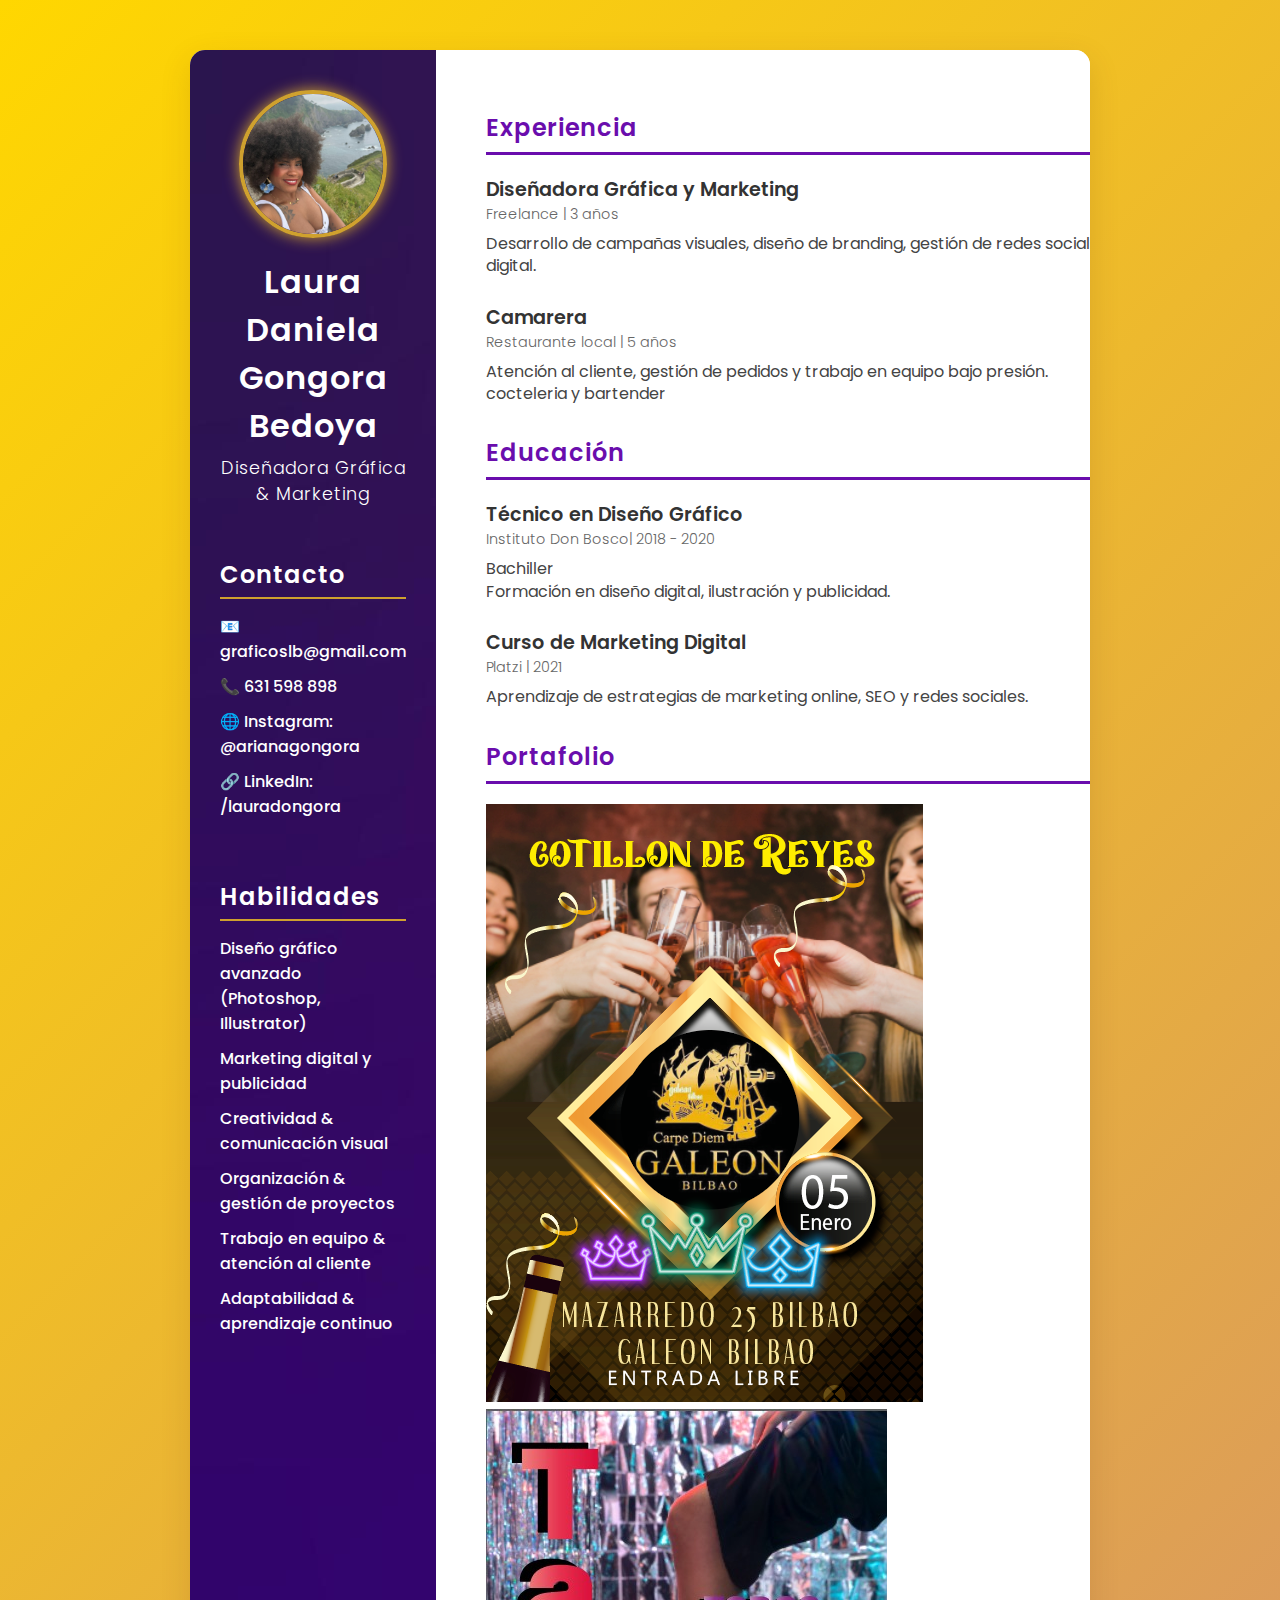
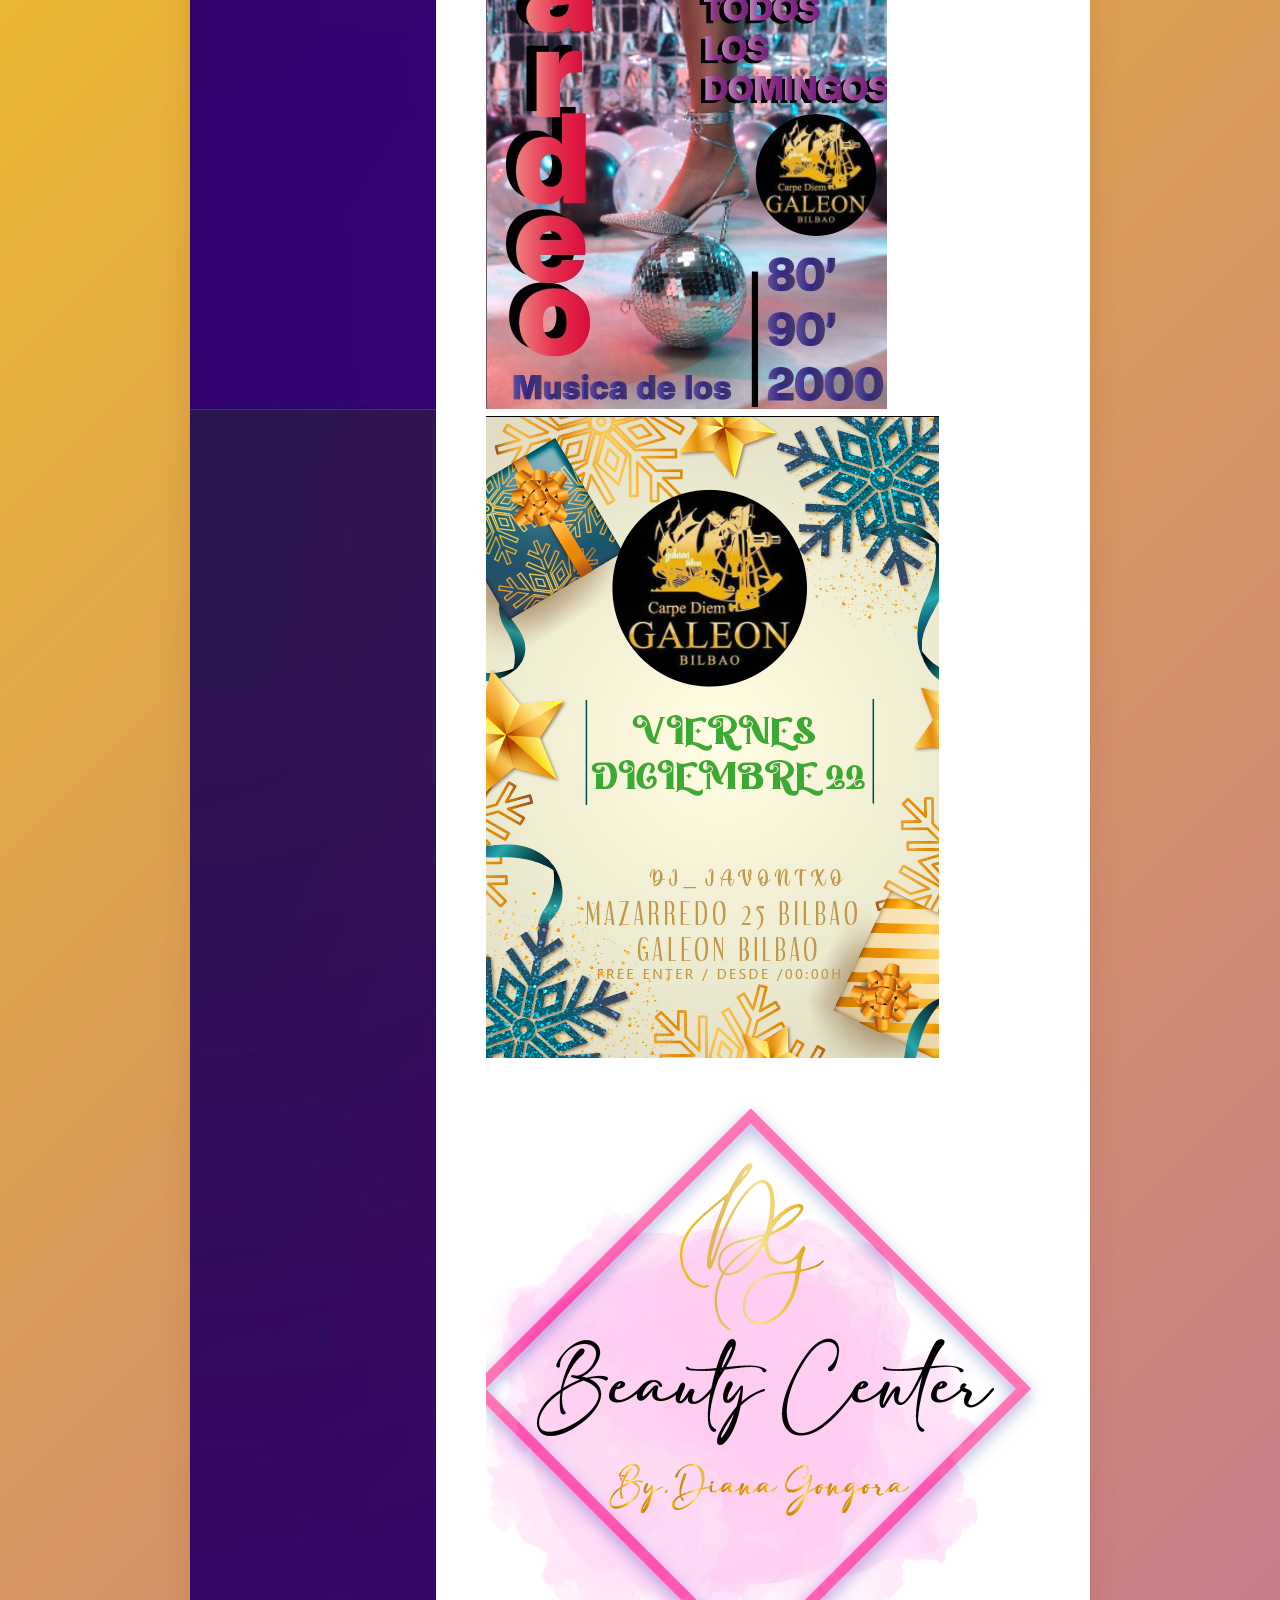
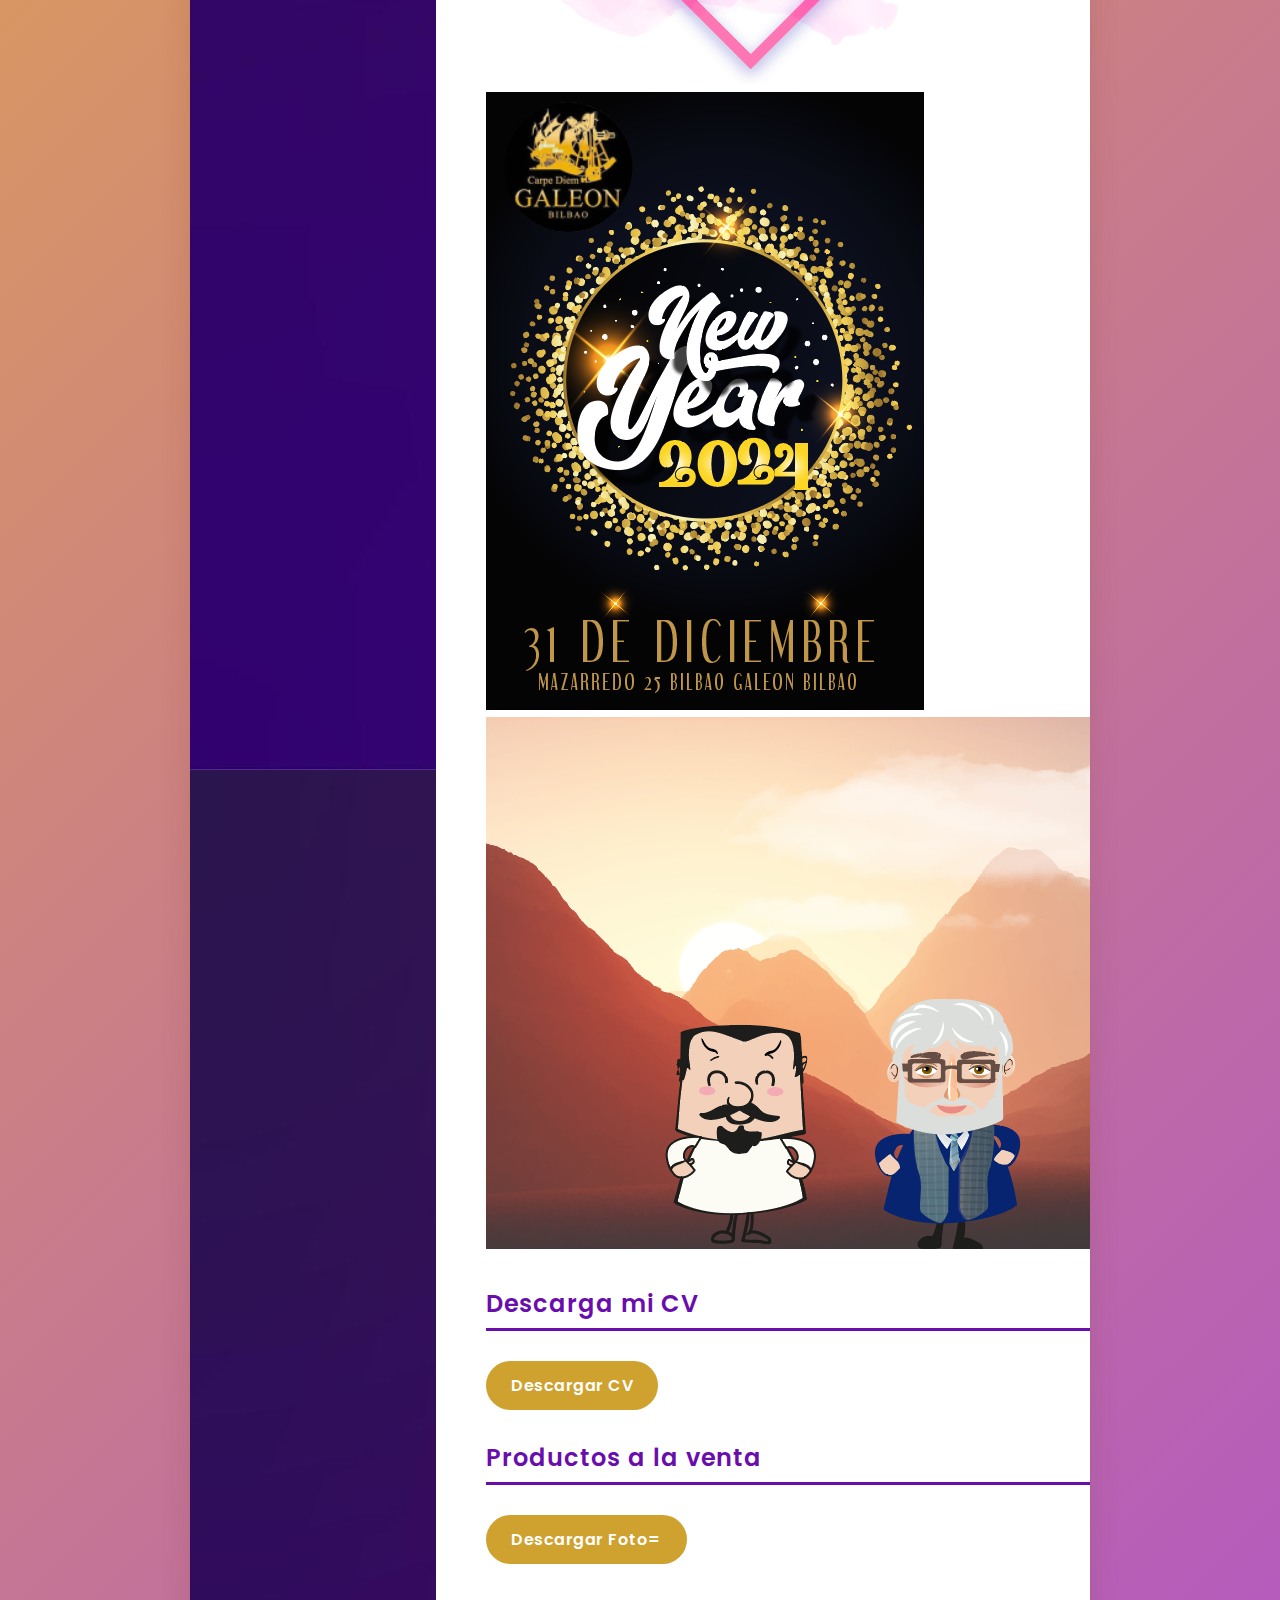
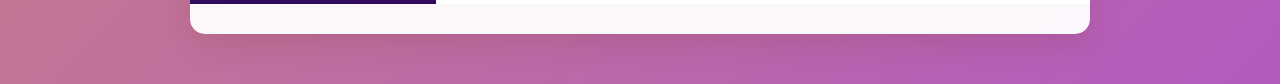
<file: index.html>
<!DOCTYPE html>
<html lang="es">
<head>
  <meta charset="UTF-8" />
  <title>Currículum Laura Daniela Gongora Bedoya</title>
  <style>
    @import url('https://fonts.googleapis.com/css2?family=Poppins:wght@300;600&display=swap');

    @keyframes gradientBG {
  0% {
    background-position: 0% 50%;
  }
  50% {
    background-position: 100% 50%;
  }
  100% {
    background-position: 0% 50%;
  }
}body {

      margin: 0;
  font-family: 'Poppins', sans-serif;
  color: #333;
  background: linear-gradient(-45deg, #6a0dad, #cfa12e, #9b30ff, #ffd700);
  background-size: 400% 400%;
  animation: gradientBG 15s ease infinite;
  position: relative;


      
    }

    .container {
      max-width: 900px;
      margin: 50px auto;
      background: rgba(255, 255, 255, 0.95);
      display: grid;
      grid-template-columns: 1fr 2fr;
      border-radius: 15px;
      box-shadow: 0 10px 30px rgba(102, 51, 0, 0.15);
      overflow: hidden;
      padding-bottom: 30px;
    }

    :root {
      --violeta: #6a0dad;
      --dorado: #cfa12e;
    }

    .left {
      background: var(--violeta) url(fondo.jpg);
      color: white;
      padding: 40px 30px;
      display: flex;
      flex-direction: column;
      align-items: center;
    }

    .left img {
      width: 140px;
      height: 140px;
      border-radius: 50%;
      object-fit: cover;
      border: 4px solid var(--dorado);
      margin-bottom: 20px;
      box-shadow: 0 0 15px var(--dorado);
    }

    .left h1 {
      margin: 0 0 5px 0;
      font-weight: 600;
      font-size: 2rem;
      letter-spacing: 1px;
      text-align: center;
    }

    .left p {
      margin: 0 0 30px 0;
      font-weight: 300;
      font-size: 1.1rem;
      letter-spacing: 1px;
      text-align: center;
    }

    .section {
      width: 100%;
      margin-bottom: 30px;
    }

    .section h2 {
      font-weight: 600;
      margin-bottom: 15px;
      border-bottom: 2px solid var(--dorado);
      padding-bottom: 5px;
      letter-spacing: 1px;
    }

    .skills-list, .contact-list {
      list-style: none;
      padding: 0;
      margin: 0;
    }

    .skills-list li, .contact-list li {
      margin-bottom: 10px;
      font-weight: 500;
    }

    .right {
      padding: 40px 40px 40px 50px;
      background: white;
    }

    .right h2 {
      font-weight: 600;
      color: var(--violeta);
      border-bottom: 3px solid var(--violeta);
      padding-bottom: 7px;
      margin-bottom: 20px;
      letter-spacing: 1px;
    }

    .job, .education {
      margin-bottom: 25px;
    }

    .job h3, .education h3 {
      margin: 0;
      font-weight: 600;
      font-size: 1.2rem;
    }

    .job span, .education span {
      font-weight: 300;
      font-size: 0.9rem;
      color: #666;
      display: block;
      margin-bottom: 8px;
    }

    .job p, .education p {
      margin: 0;
      font-weight: 400;
      line-height: 1.4;
      color: #444;
    }

    .portfolio-images {
      display: flex;
      gap: 15px;
      flex-wrap: wrap;
    }

    .portfolio-images img {
      width: 100px;
      height: 100px;
      border-radius: 10px;
      object-fit: cover;
      box-shadow: 0 4px 10px var(--dorado);
      cursor: pointer;
      transition: transform 0.2s ease;
    }

    .portfolio-images img:hover {
      transform: scale(1.1);
      box-shadow: 0 6px 15px var(--dorado);
    }

    .btn-download {
      display: inline-block;
      padding: 12px 25px;
      background: var(--dorado);
      color: white;
      font-weight: 600;
      border-radius: 30px;
      text-decoration: none;
      transition: background 0.3s ease;
      letter-spacing: 0.5px;
      margin-top: 10px;
    }

    .btn-download:hover {
      background: #b5921e;
    }

    @media(max-width: 700px) {
      .container {
        grid-template-columns: 1fr;
      }

      .right {
        padding: 30px;
      }

      .left {
        flex-direction: row;
        padding: 20px 30px;
        justify-content: flex-start;
        gap: 20px;
      }

      .left img {
        width: 100px;
        height: 100px;
      }

      .left h1 {
        font-size: 1.6rem;
      }
    }
  </style>
</head>
<body>

<div class="container">
  <div class="left">
    <img src="Laura Foto.jpg" alt="Laura Daniela Gongora Bedoya" />
    <h1>Laura Daniela<br>Gongora Bedoya</h1>
    <p>Diseñadora Gráfica & Marketing</p>

    <div class="section">
      <h2>Contacto</h2>
      <ul class="contact-list">
        <li>📧 graficoslb@gmail.com</li>
        <li>📞 631 598 898</li>
        <li>🌐 Instagram: @arianagongora</li>
        <li>🔗 LinkedIn: /lauradongora</li>
      </ul>
    </div>

    <div class="section">
      <h2>Habilidades</h2>
      <ul class="skills-list">
        <li>Diseño gráfico avanzado (Photoshop, Illustrator)</li>
        <li>Marketing digital y publicidad</li>
        <li>Creatividad & comunicación visual</li>
        <li>Organización & gestión de proyectos</li>
        <li>Trabajo en equipo & atención al cliente</li>
        <li>Adaptabilidad & aprendizaje continuo</li>
      </ul>
    </div>
  </div>

  <div class="right">
    <section class="section">
      <h2>Experiencia</h2>
      <div class="job">
        <h3>Diseñadora Gráfica y Marketing</h3>
        <span>Freelance | 3 años</span>
        <p>Desarrollo de campañas visuales, 
          diseño de branding,
           gestión de redes 
           sociales
           y publicidad digital.</p>
      </div>
      <div class="job">
        <h3>Camarera</h3>
        <span>Restaurante local | 5 años</span>
        <p>Atención al cliente, gestión de pedidos y trabajo en equipo bajo presión.</p>
        <p>cocteleria y bartender</p>
      </div>
    </section>

    <section class="section">
      <h2>Educación</h2>
      <div class="education">
        <h3>Técnico en Diseño Gráfico</h3>
        <span>Instituto Don Bosco| 2018 - 2020</span>
        <p> Bachiller </p>
        <p>Formación en diseño digital, ilustración y publicidad.</p>
      </div>
      <div class="education">
        <h3>Curso de Marketing Digital</h3>
        <span>Platzi | 2021</span>
        <p>Aprendizaje de estrategias de marketing online,
           SEO y redes sociales.</p>
    </section>

    <section class="section">
      <h2>Portafolio</h2>
      <div class="PROYECTO-30-DE JUNIO">
        <img src="Proyecto 1 jpg.png" alt="Proyecto 1" />
        <img src="Proyecto 2 jpg.jpg" alt="Proyecto 2" />
        <img src="Proyecto 3.png" alt="Proyecto 3" />
        <img src="Proyecto 4.png" alt="Proyecto 4" />
        <img src="Proyecto 5.png" alt="Proyecto 5" />
        <img src="Proyecto 6.png" alt="Proyecto 6" />
      </div>
    </section>

    <section class="section">
      <h2>Descarga mi CV</h2>
      <a href="LauraCV.pdf" download class="btn-download">Descargar CV</a>
    </section>
    <h2>Productos a la venta</h2>
    <a href="Proyecto 6.png" download class="btn-download">Descargar Foto=</a>           
  </div>
</div>

</body>
</html>
</file>
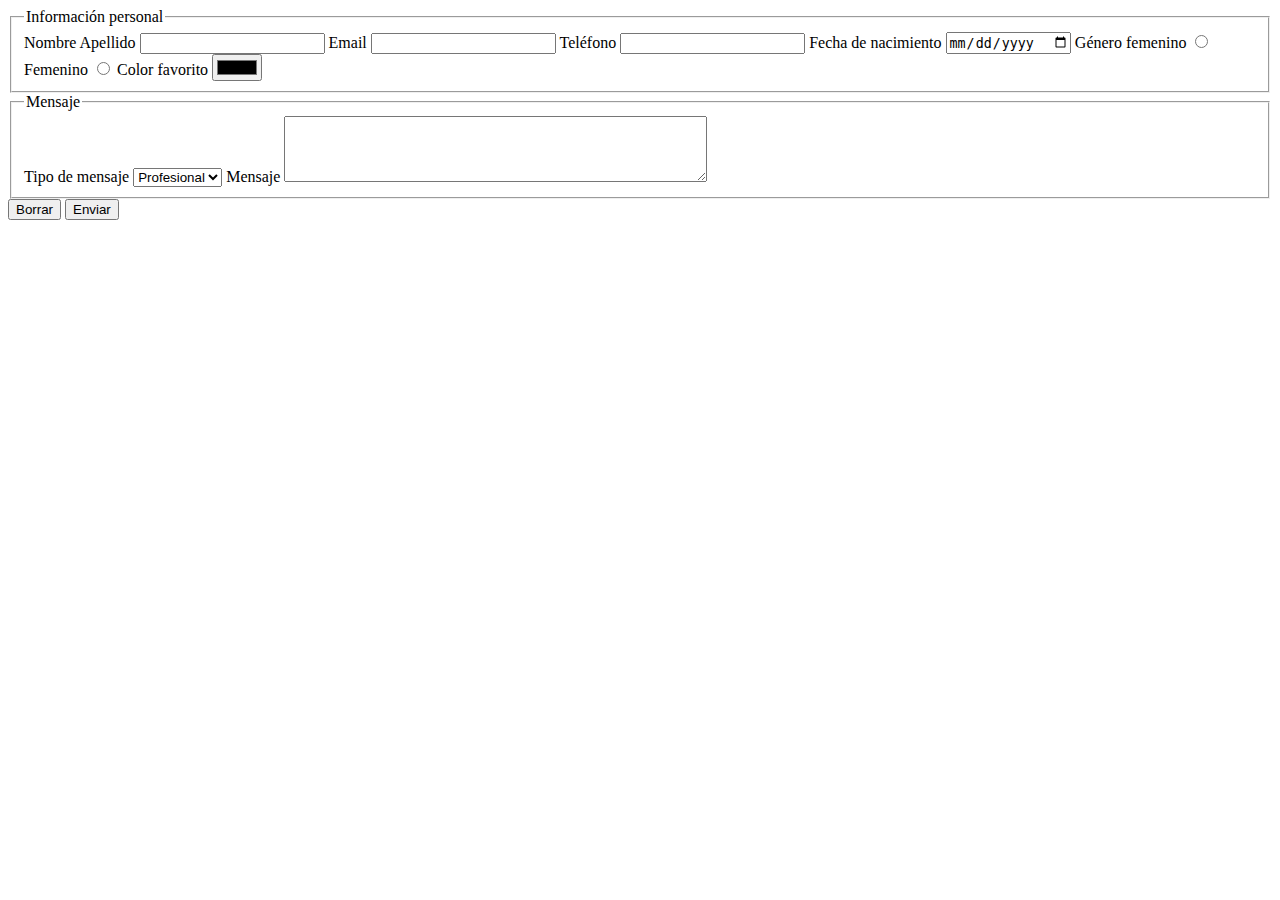
<file: contact.html>
<!DOCTYPE html>
<html lang="en">

<head>
    <meta charset="UTF-8">
    <meta name="viewport" content="width=device-width, initial-scale=1.0">
    <title>Document</title>
</head>

<body>
    <form action="">
        <fieldset>
            <legend>Información personal</legend>

            <label for="nombre">Nombre</label>
            <LAbel></LAbel>Apellido
            <input type="text" name="nombre" id="nombre">

            <label for="email">Email</label>
            <input type="email" name="email" id="email">

            <label for="telefono">Teléfono</label>
            <input type="tel" pattern="[0-9]{9}" name="telefono" id="telefono">
            
            <label for="nacimiento">Fecha de nacimiento</label>
            <input type="date" name="nacimiento" id="nacimiento">

            <label for="genero">Género</label>
            <label for="masculino">femenino</label>
            <input type="radio" name="genero" value="masculino" id="masculino">

            <label for="femenino">Femenino</label>
            <input type="radio" name="genero" value="femenino" id="femenino">

            <label for="color">Color favorito</label>
            <input type="color" name="color" id="color">
        </fieldset>
        <fieldset>
            <legend>Mensaje</legend>

            <label for="tipo_mensaje">Tipo de mensaje</label>
            <select name="tipo_mensaje" id="tipo_mensaje">
                <option value="profesional">Profesional</option>
                <option value="personal">Personal</option>
            </select>
            <label for="mensaje">Mensaje</label>
            <textarea name="mensaje" id="mensaje" cols="50" rows="4"></textarea>
        </fieldset>
        <button type="reset">Borrar</button>
        <button type="submit">Enviar</button>
    </form>
</body>

</html>
</file>
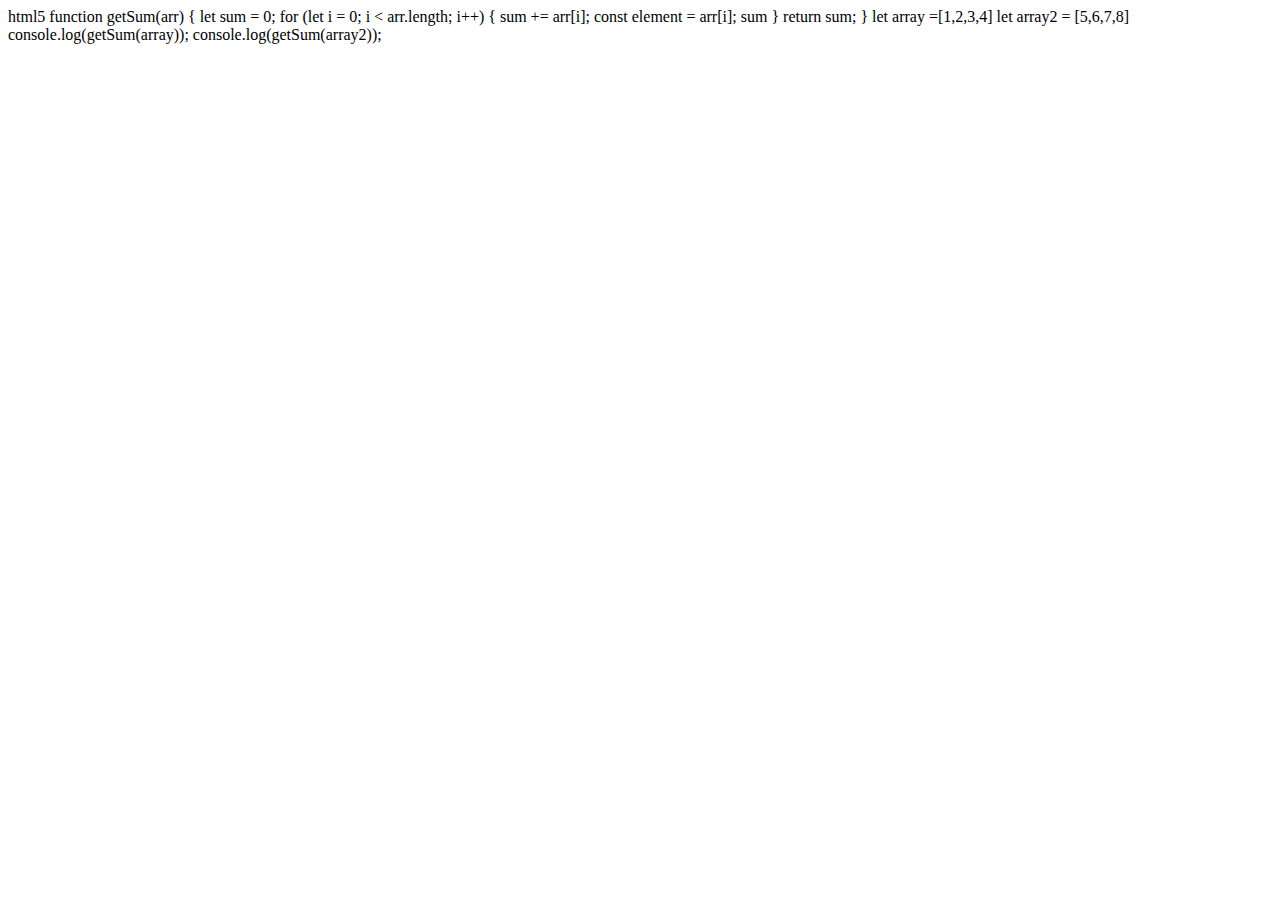
<file: java array.html>
html5
function getSum(arr) {
    let sum = 0;
    for (let i = 0; i < arr.length; i++) {
        sum += arr[i];
        const element = arr[i];
        sum
    }
    return sum;
}   
let array =[1,2,3,4]
let array2 = [5,6,7,8]
console.log(getSum(array));
console.log(getSum(array2));
<!DOCTYPE html>
<html>
    <head>
    <title>Sum of Array Elements</title
        ]
</file>
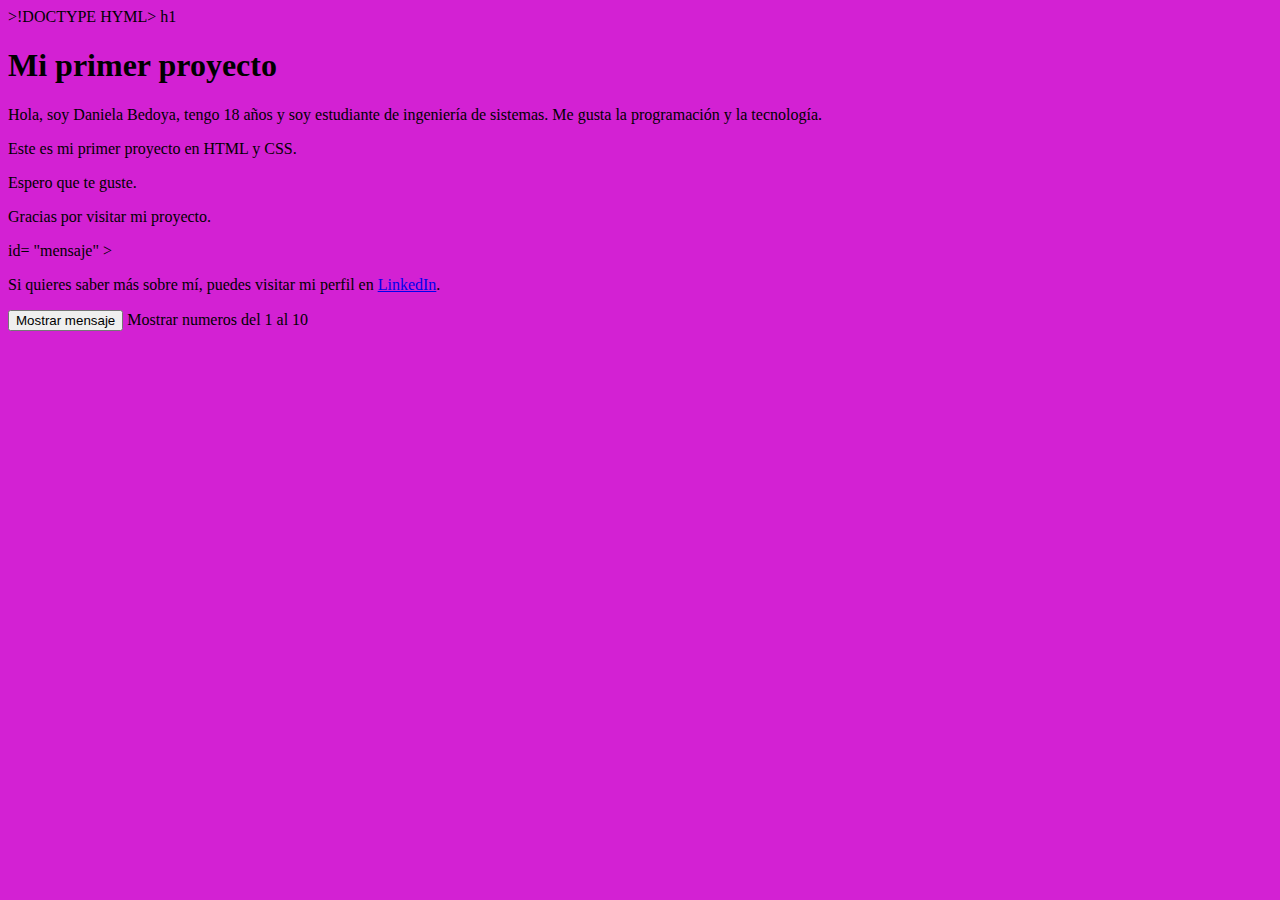
<file: javascript.html>
>!DOCTYPE HYML>
<html lang="en">        
<head>
    <meta charset="UTF-8">
    <meta name="viewport" content="width=device-width, initial-scale=1.0">
    <title>Document Practica Java script</title>
    <link rel="stylesheet" href="styles.css">  
</head>
<body class="Mi Primera practica" > h1
    <h1>Mi primer proyecto</h1>
    <p>Hola, soy Daniela Bedoya, tengo 18 años y soy estudiante de ingeniería de sistemas. Me gusta la programación y la tecnología.</p>
    <p>Este es mi primer proyecto en HTML y CSS.</p>
    <p>Espero que te guste.</p>
    <p>Gracias por visitar mi proyecto.</p> id= "mensaje" ></p>
    <p>Si quieres saber más sobre mí, puedes visitar mi perfil en <a href="https://www.linkedin.com/in/daniela-bedoya-123456789/">LinkedIn</a>.</p>
    <button onclick="mostrarMensaje()">Mostrar mensaje</button>
    <buttton onclick="mostrarMensaje()">Mostrar numeros del 1 al 10</button>    

    <script>

        function mostrarMensaje() {
            let mensaje = "Hola, soy Daniela Bedoya, tengo 18 años y soy estudiante de ingeniería de sistemas. Me gusta la programación y la tecnología.";
            document.getElementById("mensaje").innerHTML = mensaje;
            if (edad>=18)   
            alert("Eres mayor de edad");
            else{
                alert("Eres menor de edad");                    
        
            }
        }

            // 3.bucle for
            function mostrarNumeros() {
                let numeros = "";
                for (let i = 1; i <= 10; i++) {
                    numeros += i + " ";
                }
                document.getElementById("numeros").innerHTML = numeros;
            }   
            
            </script>
            </body>
</html>
</file>
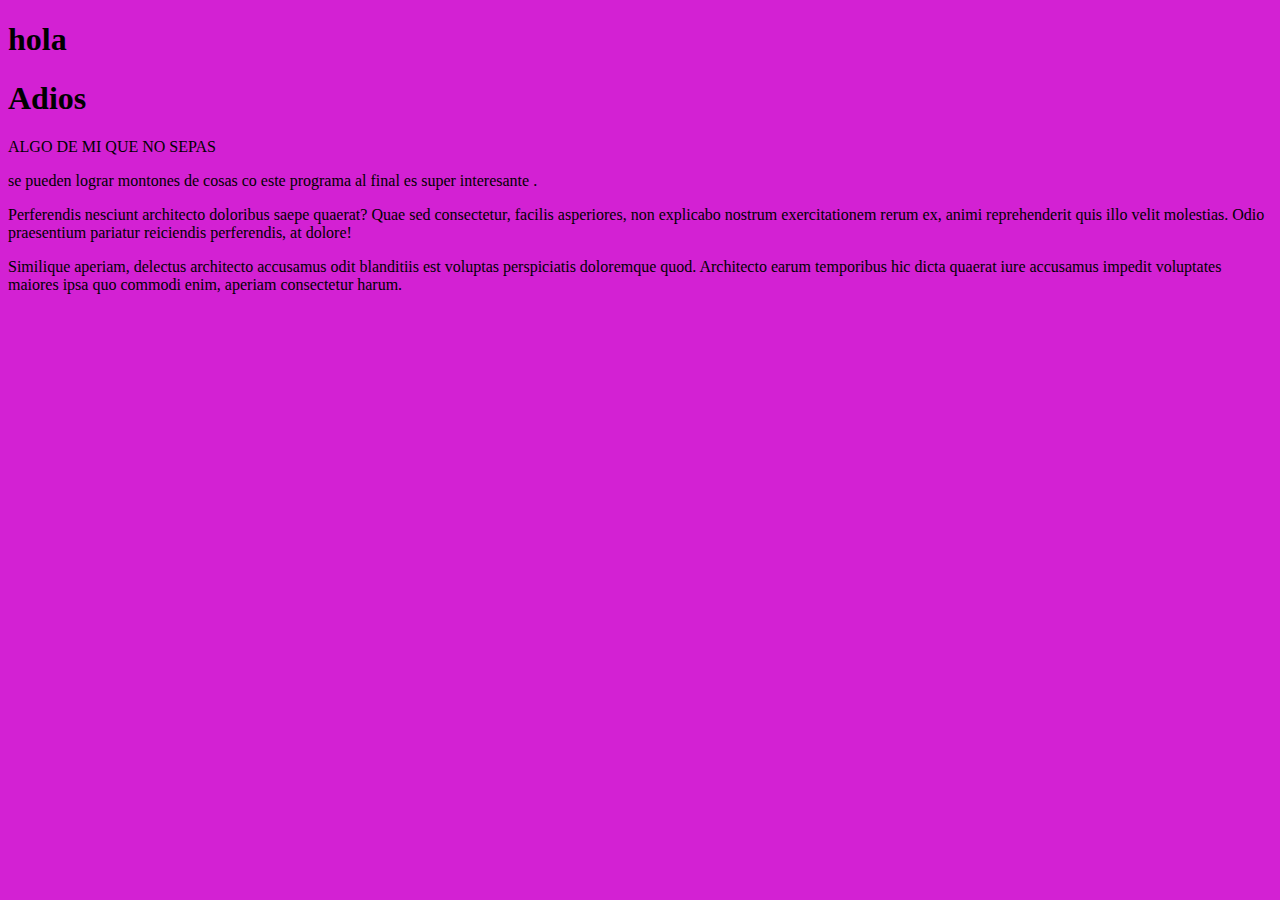
<file: practica.html>
<!DOCTYPE html>
<html lang="en">
<head>
    <meta charset="UTF-8">
    <meta name="viewport" content="width=device-width, initial-scale=1.0">
    <title>Document</title>
    <link rel="stylesheet" href="styles.css">
</head>
<body>
    <h1 class="rojo">hola</h1>
    <h1>Adios</h1>
    <p class="verde">ALGO DE MI QUE NO SEPAS</p>
    <p>se pueden lograr montones de cosas co este programa al final es super interesante .</p>
    <p>Perferendis nesciunt architecto doloribus saepe quaerat? Quae sed consectetur, facilis asperiores, non explicabo nostrum exercitationem rerum ex, animi reprehenderit quis illo velit molestias. Odio praesentium pariatur reiciendis perferendis, at dolore!</p>
    <p>Similique aperiam, delectus architecto accusamus odit blanditiis est voluptas perspiciatis doloremque quod. Architecto earum temporibus hic dicta quaerat iure accusamus impedit voluptates maiores ipsa quo commodi enim, aperiam consectetur harum.</p>
</body>
</html>
</file>
<file: styles.css>
body {
    background-color: rgb(211, 33, 211);
}

.algo {
p
}
div h1
</file>
